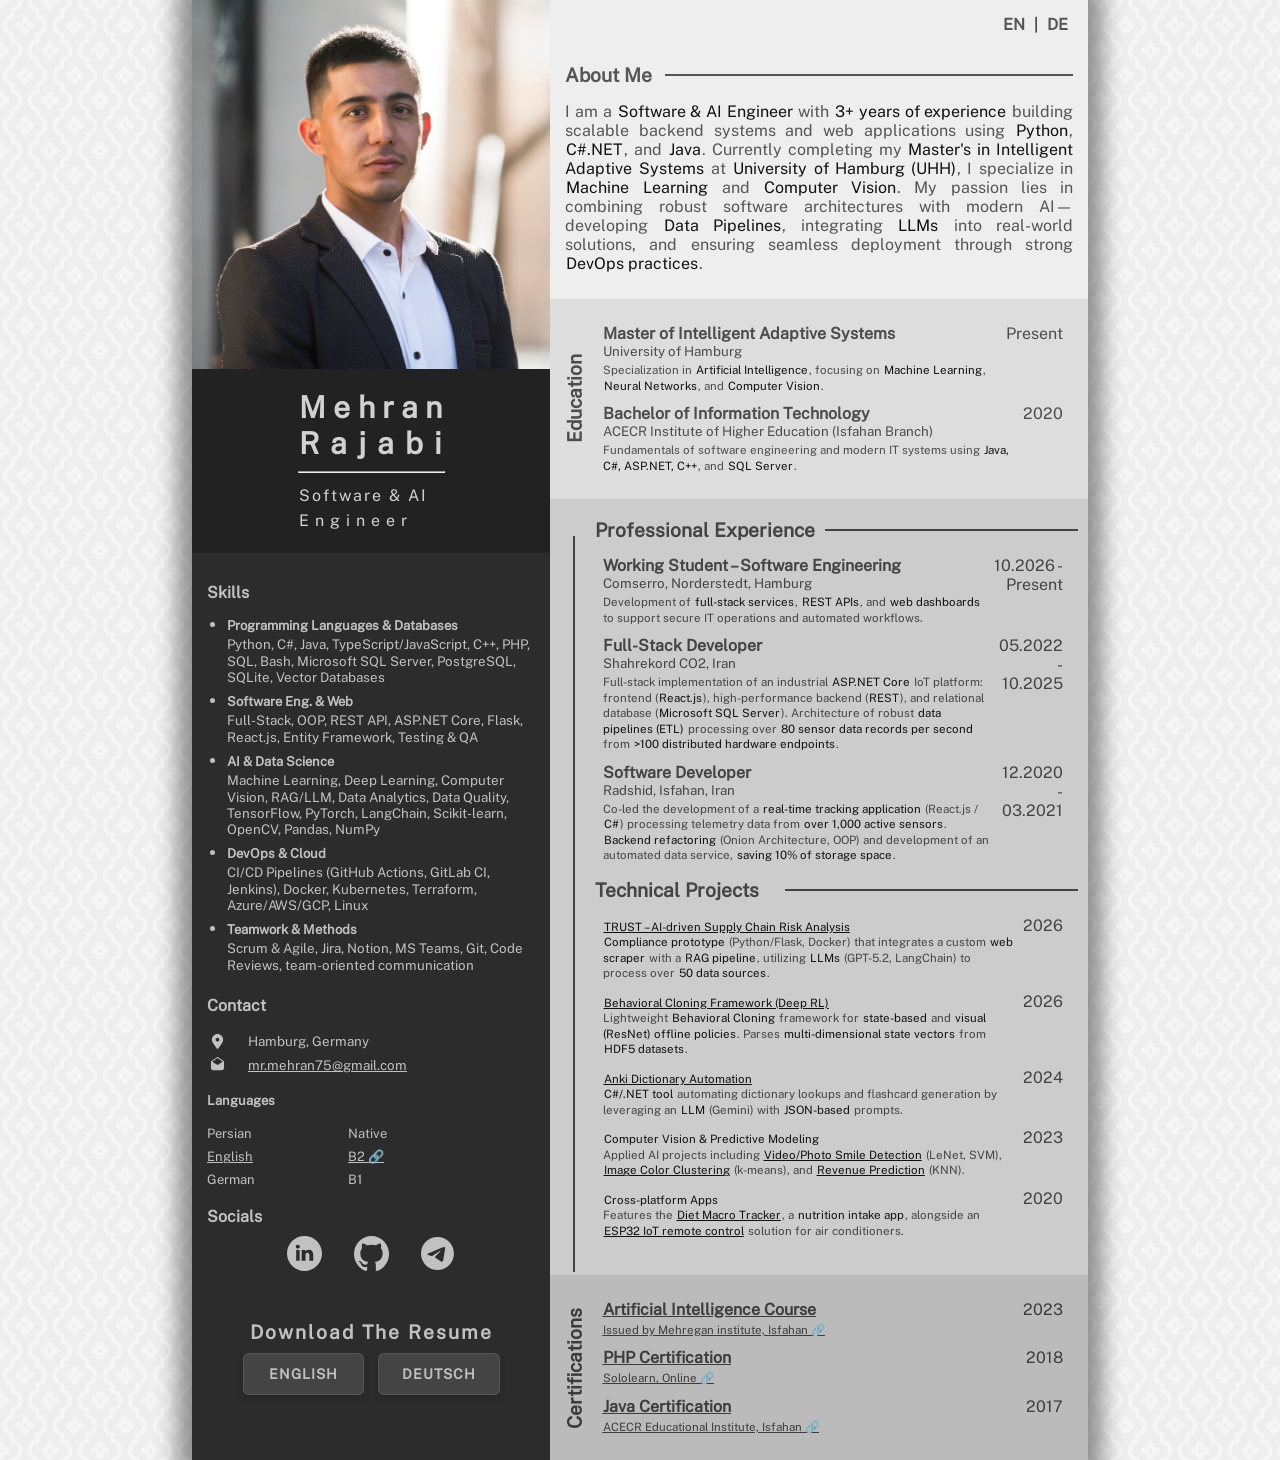
<file: index.html>
<!DOCTYPE html>
<html>

<head>
    <meta charset="UTF-8">
    <title>Redirecting...</title>
    <script>
        var lang = navigator.language || navigator.userLanguage;
        if (lang.startsWith('de')) {
            window.location.replace('/de/');
        } else {
            window.location.replace('/en/');
        }
    </script>
</head>

<body>
</body>

</html>
</file>
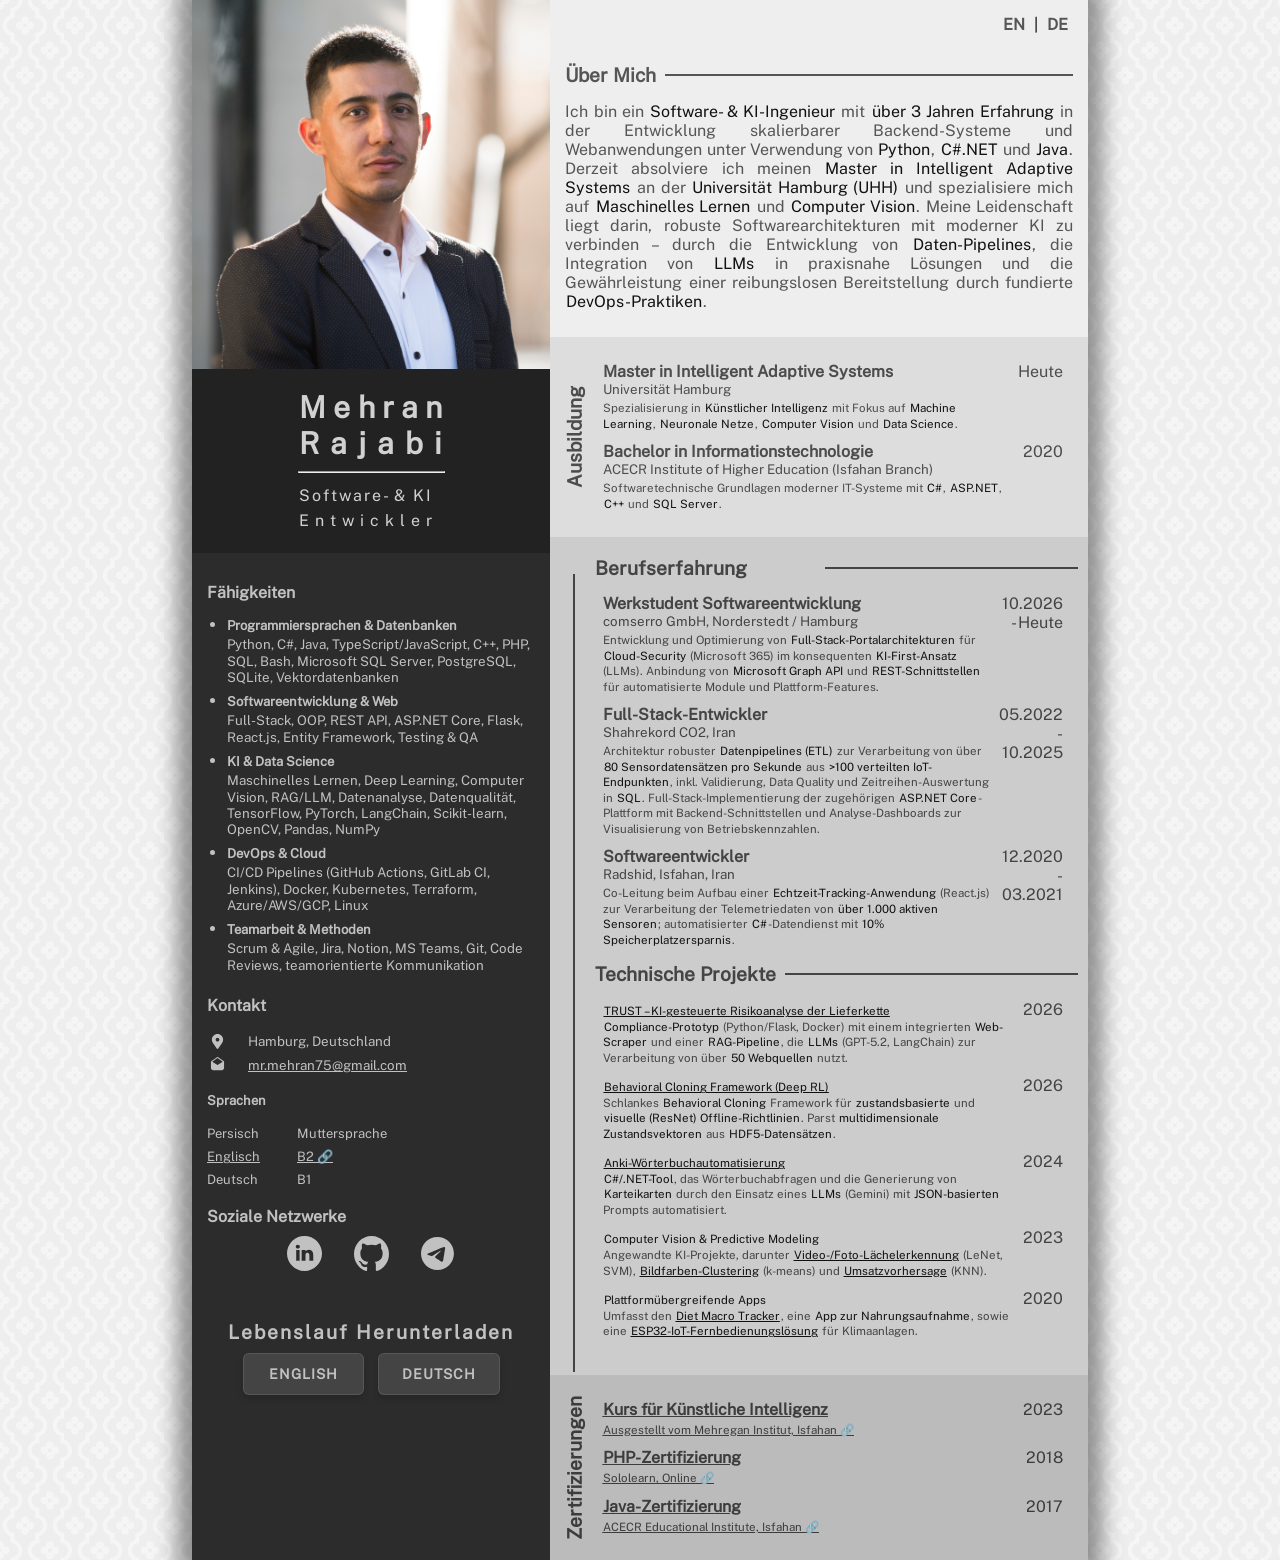
<file: de/index.html>
<html lang="de">

<head>
    <meta charset="UTF-8">
    <meta http-equiv="X-UA-Compatible" content="IE=edge">
    <meta name='viewport' content='width=device-width, initial-scale=1'>
    <meta name="keywords"
        content="Webentwickler, Softwareingenieur, Technologie-Enthusiast, Programmierleidenschaft, Naturliebhaber, Videospiele, Überwachung der Tankkapazität, tank-monitoring.ir, Künstliche Intelligenz, Jahad Universität, Mehregan Institut, Englisch C1, Persisch Muttersprache">
    <meta name="description"
        content="Mehran Rajabi ist ein erfahrener Webentwickler und Softwareingenieur mit einer großen Leidenschaft für Technologie und Programmierung. Abgeschlossenes Bachelorstudium in Informationstechnologie an der Jahad-Universität und Spezialisierung auf Künstliche Intelligenz am Mehregan-Institut.">
    <meta name="author" content="Mehran Rajabi">
    <link rel="icon" type="image/x-icon" href="../fav.ico">
    <link rel="stylesheet" href="../style.css?v=7">
    <title>Mehran Rajabi</title>
</head>
<div id="modal" style="opacity:0;">
    <span class="close" onclick="closeModal()">&times;</span>
    <img id="modal-image" src="/profile.jpg" alt="">
</div>

<body>
    <div class="container">
        <div class="col-sm col">
            <div class="image">
                <img src="/profile.jpg" alt="Mehran Rajabi">
            </div>
            <div class="name">
                <p>Mehran</p>
                <p>Rajabi</p>
                <hr>
                <small>Software- & KI</small>
                <small>Entwickler</small>
            </div>
            <div class="skill">
                <h4>Fähigkeiten</h4>
                <ul>
                    <li>
                        <b>Programmiersprachen & Datenbanken</b>
                        <br>
                        <small>
                            Python, C#, Java, TypeScript/JavaScript, C++, PHP, SQL, Bash, Microsoft SQL Server,
                            PostgreSQL, SQLite, Vektordatenbanken
                        </small>
                    </li>
                    <li>
                        <b>Softwareentwicklung & Web</b>
                        <br>
                        <small>
                            Full-Stack, OOP, REST API, ASP.NET Core, Flask, React.js, Entity Framework, Testing & QA
                        </small>
                    </li>
                    <li>
                        <b>KI & Data Science</b>
                        <br>
                        <small>
                            Maschinelles Lernen, Deep Learning, Computer Vision, RAG/LLM, Datenanalyse, Datenqualität,
                            TensorFlow, PyTorch, LangChain, Scikit-learn, OpenCV, Pandas, NumPy
                        </small>
                    </li>
                    <li>
                        <b>DevOps & Cloud</b>
                        <br>
                        <small>
                            CI/CD Pipelines (GitHub Actions, GitLab CI, Jenkins), Docker, Kubernetes, Terraform,
                            Azure/AWS/GCP, Linux
                        </small>
                    </li>
                    <li>
                        <b>Teamarbeit & Methoden</b>
                        <br>
                        <small>
                            Scrum & Agile, Jira, Notion, MS Teams, Git, Code Reviews, teamorientierte Kommunikation
                        </small>
                    </li>
                </ul>
            </div>
            <div class="contact">
                <h4>Kontakt</h4>
                <div class="contact-container">
                    <div class="contact-icon">
                        <svg xmlns="http://www.w3.org/2000/svg" xmlns:xlink="http://www.w3.org/1999/xlink" version="1.0"
                            id="Layer_1" width="15px" height="15px" viewBox="0 0 64 64"
                            enable-background="new 0 0 64 64" xml:space="preserve">
                            <path
                                d="M32,0C18.746,0,8,10.746,8,24c0,5.219,1.711,10.008,4.555,13.93c0.051,0.094,0.059,0.199,0.117,0.289l16,24  C29.414,63.332,30.664,64,32,64s2.586-0.668,3.328-1.781l16-24c0.059-0.09,0.066-0.195,0.117-0.289C54.289,34.008,56,29.219,56,24  C56,10.746,45.254,0,32,0z M32,32c-4.418,0-8-3.582-8-8s3.582-8,8-8s8,3.582,8,8S36.418,32,32,32z" />
                        </svg>
                        <svg xmlns="http://www.w3.org/2000/svg" xmlns:xlink="http://www.w3.org/1999/xlink" height="15px"
                            width="15px" version="1.1" viewBox="0 0 32 32" xml:space="preserve">
                            <path
                                d="M30,9.9C30,9.9,30,9.8,30,9.9c0-0.2-0.1-0.3-0.1-0.4c0,0,0,0,0,0c0,0,0,0,0,0c-0.1-0.1-0.1-0.2-0.2-0.3c0,0,0,0,0,0  c0,0,0,0,0,0l-13-9c-0.3-0.2-0.8-0.2-1.1,0l-13,9c0,0,0,0,0,0c0,0,0,0,0,0C2.3,9.3,2.2,9.4,2.2,9.4c0,0,0,0,0,0c0,0,0,0,0,0  C2.1,9.6,2,9.7,2,9.8c0,0,0,0,0,0.1c0,0,0,0.1,0,0.1v13c0,2.8,2.2,5,5,5h18c2.8,0,5-2.2,5-5V10C30,10,30,9.9,30,9.9z M16,2.2  L27.2,10L16,16.8L4.8,10L16,2.2z" />
                        </svg>
                    </div>
                    <div class="contact-info">
                        <small>Hamburg, Deutschland</small>
                        <small><a href="mailto:mr.mehran75@gmail.com">mr.mehran75@gmail.com</a></small>
                    </div>
                </div>
            </div>
            <div class="languages">
                <h4>Sprachen</h4>
                <div class="lan-container">
                    <div class="lan">
                        <div>Persisch</div>
                        <div onclick="openModal(`/Certificates/IELTS.jpg`,`IELTS-Zertifizierung`)">
                            Englisch</div>
                        <div>Deutsch</div>
                    </div>
                    <div class="level">
                        <div>Muttersprache</div>
                        <div onclick="openModal(`/Certificates/IELTS.jpg`,`IELTS-Zertifizierung`)">B2
                        </div>
                        <div>B1</div>
                    </div>
                </div>
            </div>
            <div class="socials">
                <h4>Soziale Netzwerke</h4>
                <div class="socials-container">
                    <a href="https://www.linkedin.com/in/mehranr7/" target="_blank">
                        <svg xmlns="http://www.w3.org/2000/svg" xmlns:xlink="http://www.w3.org/1999/xlink" height="35px"
                            width="35px" version="1.1" id="Layer_1" viewBox="-143 145 512 512" xml:space="preserve">
                            <path
                                d="M113,145c-141.4,0-256,114.6-256,256s114.6,256,256,256s256-114.6,256-256S254.4,145,113,145z M41.4,508.1H-8.5V348.4h49.9  V508.1z M15.1,328.4h-0.4c-18.1,0-29.8-12.2-29.8-27.7c0-15.8,12.1-27.7,30.5-27.7c18.4,0,29.7,11.9,30.1,27.7  C45.6,316.1,33.9,328.4,15.1,328.4z M241,508.1h-56.6v-82.6c0-21.6-8.8-36.4-28.3-36.4c-14.9,0-23.2,10-27,19.6  c-1.4,3.4-1.2,8.2-1.2,13.1v86.3H71.8c0,0,0.7-146.4,0-159.7h56.1v25.1c3.3-11,21.2-26.6,49.8-26.6c35.5,0,63.3,23,63.3,72.4V508.1z  " />
                        </svg>
                    </a>
                    <a href="https://github.com/mehranr7" target="_blank">
                        <svg xmlns="http://www.w3.org/2000/svg" xmlns:xlink="http://www.w3.org/1999/xlink" width="35px"
                            height="35px" viewBox="0 0 20 20" version="1.1">
                            <title>github [#142]</title>
                            <desc>Created with Sketch.</desc>
                            <defs> </defs>
                            <g id="Page-1" stroke="none" stroke-width="1" fill-rule="evenodd">
                                <g id="Dribbble-Light-Preview" transform="translate(-140.000000, -7559.000000)">
                                    <g id="icons" transform="translate(56.000000, 160.000000)">
                                        <path
                                            d="M94,7399 C99.523,7399 104,7403.59 104,7409.253 C104,7413.782 101.138,7417.624 97.167,7418.981 C96.66,7419.082 96.48,7418.762 96.48,7418.489 C96.48,7418.151 96.492,7417.047 96.492,7415.675 C96.492,7414.719 96.172,7414.095 95.813,7413.777 C98.04,7413.523 100.38,7412.656 100.38,7408.718 C100.38,7407.598 99.992,7406.684 99.35,7405.966 C99.454,7405.707 99.797,7404.664 99.252,7403.252 C99.252,7403.252 98.414,7402.977 96.505,7404.303 C95.706,7404.076 94.85,7403.962 94,7403.958 C93.15,7403.962 92.295,7404.076 91.497,7404.303 C89.586,7402.977 88.746,7403.252 88.746,7403.252 C88.203,7404.664 88.546,7405.707 88.649,7405.966 C88.01,7406.684 87.619,7407.598 87.619,7408.718 C87.619,7412.646 89.954,7413.526 92.175,7413.785 C91.889,7414.041 91.63,7414.493 91.54,7415.156 C90.97,7415.418 89.522,7415.871 88.63,7414.304 C88.63,7414.304 88.101,7413.319 87.097,7413.247 C87.097,7413.247 86.122,7413.234 87.029,7413.87 C87.029,7413.87 87.684,7414.185 88.139,7415.37 C88.139,7415.37 88.726,7417.2 91.508,7416.58 C91.513,7417.437 91.522,7418.245 91.522,7418.489 C91.522,7418.76 91.338,7419.077 90.839,7418.982 C86.865,7417.627 84,7413.783 84,7409.253 C84,7403.59 88.478,7399 94,7399"
                                            id="github-[#142]"> </path>
                                    </g>
                                </g>
                            </g>
                        </svg>
                    </a>
                    <a href="https://telegram.me/mehranr7" target="_blank">
                        <svg xmlns="http://www.w3.org/2000/svg" fill="#ffffff" width="35px" height="35px"
                            viewBox="0 0 32 32" version="1.1">
                            <title>telegram</title>
                            <path
                                d="M22.122 10.040c0.006-0 0.014-0 0.022-0 0.209 0 0.403 0.065 0.562 0.177l-0.003-0.002c0.116 0.101 0.194 0.243 0.213 0.403l0 0.003c0.020 0.122 0.031 0.262 0.031 0.405 0 0.065-0.002 0.129-0.007 0.193l0-0.009c-0.225 2.369-1.201 8.114-1.697 10.766-0.21 1.123-0.623 1.499-1.023 1.535-0.869 0.081-1.529-0.574-2.371-1.126-1.318-0.865-2.063-1.403-3.342-2.246-1.479-0.973-0.52-1.51 0.322-2.384 0.221-0.23 4.052-3.715 4.127-4.031 0.004-0.019 0.006-0.040 0.006-0.062 0-0.078-0.029-0.149-0.076-0.203l0 0c-0.052-0.034-0.117-0.053-0.185-0.053-0.045 0-0.088 0.009-0.128 0.024l0.002-0.001q-0.198 0.045-6.316 4.174c-0.445 0.351-1.007 0.573-1.619 0.599l-0.006 0c-0.867-0.105-1.654-0.298-2.401-0.573l0.074 0.024c-0.938-0.306-1.683-0.467-1.619-0.985q0.051-0.404 1.114-0.827 6.548-2.853 8.733-3.761c1.607-0.853 3.47-1.555 5.429-2.010l0.157-0.031zM15.93 1.025c-8.302 0.020-15.025 6.755-15.025 15.060 0 8.317 6.742 15.060 15.060 15.060s15.060-6.742 15.060-15.060c0-8.305-6.723-15.040-15.023-15.060h-0.002q-0.035-0-0.070 0z" />
                        </svg>
                    </a>
                </div>
            </div>
            <div class="downloadbox">
                <h2>Lebenslauf herunterladen</h2>
                <div class="resume-container">
                    <a href="/Mehran-Rajabi-EN.pdf" class="download">English</a>
                    <a href="/Mehran-Rajabi-DE.pdf" class="download">Deutsch</a>
                </div>
            </div>
        </div>
        <div class="col-lg col">
            <div class="lang-selector">
                <a href="/en/">EN</a> | <a href="/de/">DE</a>
            </div>
            <div class="about-me">
                <div class="horizontal-container">
                    <h2>Über Mich</h2>
                    <span class="horizontal-line"></span>
                </div>
                <div class="about-text">
                    <p>
                        Ich bin ein <b>Software- & KI-Ingenieur</b> mit <b>über 3 Jahren Erfahrung</b> in der
                        Entwicklung
                        skalierbarer Backend-Systeme und Webanwendungen unter Verwendung von <b>Python</b>,
                        <b>C#.NET</b> und <b>Java</b>.
                        Derzeit absolviere ich meinen <b>Master in Intelligent Adaptive Systems</b> an der
                        <b>Universität Hamburg (UHH)</b>
                        und spezialisiere mich auf <b>Maschinelles Lernen</b> und <b>Computer Vision</b>. Meine
                        Leidenschaft liegt
                        darin, robuste Softwarearchitekturen mit moderner KI zu verbinden – durch die Entwicklung von
                        <b>Daten-Pipelines</b>, die Integration von <b>LLMs</b> in praxisnahe Lösungen und die
                        Gewährleistung
                        einer reibungslosen Bereitstellung durch fundierte <b>DevOps-Praktiken</b>.
                    </p>
                </div>
            </div>
            <div class="education">
                <div class="vertical-container">
                    <div class="vertical-heading">
                        <h2 class="vertical">Ausbildung</h2>
                        <span class="line"></span>
                    </div>
                    <div class="list-container">
                        <div class="list-item">
                            <div class="item-content">
                                <b>Master in Intelligent Adaptive Systems</b>
                                <small>Universität Hamburg</small>
                                <small>Spezialisierung in <b>Künstlicher Intelligenz</b> mit Fokus auf <b>Machine
                                        Learning</b>, <b>Neuronale Netze</b>, <b>Computer Vision</b> und <b>Data
                                        Science</b>.</small>
                            </div>
                            <div class="item-date">
                                Heute
                            </div>
                        </div>
                        <div class="list-item">
                            <div class="item-content">
                                <b>Bachelor in Informationstechnologie</b>
                                <small>ACECR Institute of Higher Education (Isfahan Branch)</small>
                                <small>Softwaretechnische Grundlagen moderner IT-Systeme mit <b>C#</b>, <b>ASP.NET</b>,
                                    <b>C++</b> und <b>SQL Server</b>.</small>
                            </div>
                            <div class="item-date">
                                2020
                            </div>
                        </div>
                    </div>
                </div>
            </div>
            <div class="experience">
                <div class="horizontal-container horizontal-padding">
                    <h2 id="experience1">Berufserfahrung</h2>
                    <span class="horizontal-line" id="horizontal-line-1"></span>
                </div>
                <div class="vertical-container">
                    <div class="vertical-heading">
                        <h2 class="vertical"></h2>
                        <span class="line active-line"></span>
                    </div>
                    <div class="list-container">
                        <div class="list-item">
                            <div class="item-content">
                                <b>Werkstudent Softwareentwicklung</b>
                                <small>comserro GmbH, Norderstedt / Hamburg</small>
                                <small>Entwicklung und Optimierung von <b>Full-Stack-Portalarchitekturen</b> für <b>Cloud-Security</b> (Microsoft 365) im konsequenten <b>KI-First-Ansatz</b> (LLMs). Anbindung von <b>Microsoft Graph API</b> und <b>REST-Schnittstellen</b> für automatisierte Module und Plattform-Features.</small>
                            </div>
                            <div class="item-date">
                                10.2026 - Heute
                            </div>
                        </div>
                        <div class="list-item">
                            <div class="item-content">
                                <b>Full-Stack-Entwickler</b>
                                <small>Shahrekord CO2, Iran</small>
                                <small>Architektur robuster <b>Datenpipelines (ETL)</b> zur Verarbeitung von über <b>80
                                        Sensordatensätzen pro Sekunde</b> aus <b>&gt;100 verteilten IoT-Endpunkten</b>,
                                    inkl. Validierung, Data Quality und Zeitreihen-Auswertung in <b>SQL</b>.
                                    Full-Stack-Implementierung der zugehörigen <b>ASP.NET Core</b>-Plattform mit
                                    Backend-Schnittstellen und Analyse-Dashboards zur Visualisierung von
                                    Betriebskennzahlen.</small>
                            </div>
                            <div class="item-date">
                                05.2022 - 10.2025
                            </div>
                        </div>
                        <div class="list-item">
                            <div class="item-content">
                                <b>Softwareentwickler</b>
                                <small>Radshid, Isfahan, Iran</small>
                                <small>Co-Leitung beim Aufbau einer <b>Echtzeit-Tracking-Anwendung</b> (React.js) zur
                                    Verarbeitung der Telemetriedaten von <b>über 1.000 aktiven Sensoren</b>;
                                    automatisierter <b>C#</b>-Datendienst mit <b>10% Speicherplatzersparnis</b>.</small>
                            </div>
                            <div class="item-date">
                                12.2020 - 03.2021
                            </div>
                        </div>

                    </div>
                </div>
                <div class="horizontal-container horizontal-padding">
                    <h2 id="experience2">Technische Projekte</h2>
                    <span class="horizontal-line" id="horizontal-line-2"></span>
                </div>
                <div class="vertical-container">
                    <div class="vertical-heading">
                        <h2 class="vertical"></h2>
                        <span class="line active-line"></span>
                    </div>
                    <div class="list-container">
                        <div class="list-item">
                            <div class="item-content">
                                <small>
                                    <a href="https://datadrivensolutions.informatik.uni-hamburg.de/" target="_blank"
                                        style="color: inherit; text-decoration: underline;"
                                        rel="noopener noreferrer"><b>TRUST – KI-gesteuerte Risikoanalyse der
                                            Lieferkette</b></a><br>
                                    <b>Compliance-Prototyp</b> (Python/Flask, Docker) mit einem integrierten
                                    <b>Web-Scraper</b> und einer <b>RAG-Pipeline</b>, die <b>LLMs</b> (GPT-5.2,
                                    LangChain) zur Verarbeitung von über <b>50 Webquellen</b> nutzt.
                                </small>
                            </div>
                            <div class="item-date">
                                2026
                            </div>
                        </div>
                        <div class="list-item">
                            <div class="item-content">
                                <small>
                                    <a href="https://github.com/mehranr7/le-wm-fast-policy" target="_blank"
                                        style="color: inherit; text-decoration: underline;"
                                        rel="noopener noreferrer"><b>Behavioral Cloning Framework (Deep RL)</b></a><br>
                                    Schlankes <b>Behavioral Cloning</b> Framework für <b>zustandsbasierte</b> und
                                    <b>visuelle (ResNet) Offline-Richtlinien</b>. Parst <b>multidimensionale
                                        Zustandsvektoren</b> aus <b>HDF5-Datensätzen</b>.
                                </small>
                            </div>
                            <div class="item-date">
                                2026
                            </div>
                        </div>
                        <div class="list-item">
                            <div class="item-content">
                                <small>
                                    <a href="https://github.com/mehranr7/AnkiDictionary" target="_blank"
                                        style="color: inherit; text-decoration: underline;"
                                        rel="noopener noreferrer"><b>Anki-Wörterbuchautomatisierung</b></a><br>
                                    <b>C#/.NET-Tool</b>, das Wörterbuchabfragen und die Generierung von
                                    <b>Karteikarten</b> durch den Einsatz eines <b>LLMs</b> (Gemini) mit
                                    <b>JSON-basierten</b> Prompts automatisiert.
                                </small>
                            </div>
                            <div class="item-date">
                                2024
                            </div>
                        </div>
                        <div class="list-item">
                            <div class="item-content">
                                <small>
                                    <b>Computer Vision & Predictive Modeling</b><br>
                                    Angewandte KI-Projekte, darunter <a
                                        href="https://github.com/mehranr7/smile-detection-cnn" target="_blank"
                                        style="color: inherit; text-decoration: underline;"
                                        rel="noopener noreferrer"><b>Video-/Foto-Lächelerkennung</b></a> (LeNet, SVM),
                                    <a href="https://github.com/mehranr7/cluster-image-colors" target="_blank"
                                        style="color: inherit; text-decoration: underline;"
                                        rel="noopener noreferrer"><b>Bildfarben-Clustering</b></a> (k-means) und <a
                                        href="https://github.com/mehranr7/restaurant-revenue" target="_blank"
                                        style="color: inherit; text-decoration: underline;"
                                        rel="noopener noreferrer"><b>Umsatzvorhersage</b></a> (KNN).
                                </small>
                            </div>
                            <div class="item-date">
                                2023
                            </div>
                        </div>
                        <div class="list-item">
                            <div class="item-content">
                                <small>
                                    <b>Plattformübergreifende Apps</b><br>
                                    Umfasst den <a href="https://github.com/mehranr7/Diet-Macro-Tracker" target="_blank"
                                        style="color: inherit; text-decoration: underline;"
                                        rel="noopener noreferrer"><b>Diet Macro Tracker</b></a>, eine <b>App zur
                                        Nahrungsaufnahme</b>, sowie eine <a
                                        href="https://gitlab.com/MehranR7/iot_cooler" target="_blank"
                                        style="color: inherit; text-decoration: underline;"
                                        rel="noopener noreferrer"><b>ESP32-IoT-Fernbedienungslösung</b></a> für
                                    Klimaanlagen.
                                </small>
                            </div>
                            <div class="item-date">
                                2020
                            </div>
                        </div>

                    </div>
                </div>
            </div>
            <div class="certifications">
                <div class="vertical-container">
                    <div class="vertical-heading">
                        <h2 class="vertical">Zertifizierungen</h2>
                        <span class="line"></span>
                    </div>
                    <div class="list-container">
                        <div class="list-item">
                            <a href="/Certificates/Comprehensive-Artificial-Intelligence.pdf" target="_blank">
                                <div class="item-content">
                                    <b>Kurs für Künstliche Intelligenz</b>
                                    <small>Ausgestellt vom Mehregan Institut, Isfahan</small>
                                </div>
                            </a>
                            <div class="item-date">
                                2023
                            </div>
                        </div>

                        <div class="list-item">
                            <a href="/Certificates/PHP.pdf" target="_blank">
                                <div class="item-content">
                                    <b>PHP-Zertifizierung</b>
                                    <small>Sololearn, Online</small>
                                </div>
                            </a>
                            <div class="item-date">
                                2018
                            </div>
                        </div>
                        <div class="list-item">
                            <a href="/Certificates/Java.pdf" target="_blank">
                                <div class="item-content">
                                    <b>Java-Zertifizierung</b>
                                    <small>ACECR Educational Institute, Isfahan</small>
                                </div>
                            </a>
                            <div class="item-date">
                                2017
                            </div>
                        </div>
                    </div>
                </div>
            </div>
        </div>
    </div>
    <script src="../scripts.js"></script>
</body>

</html>
</file>
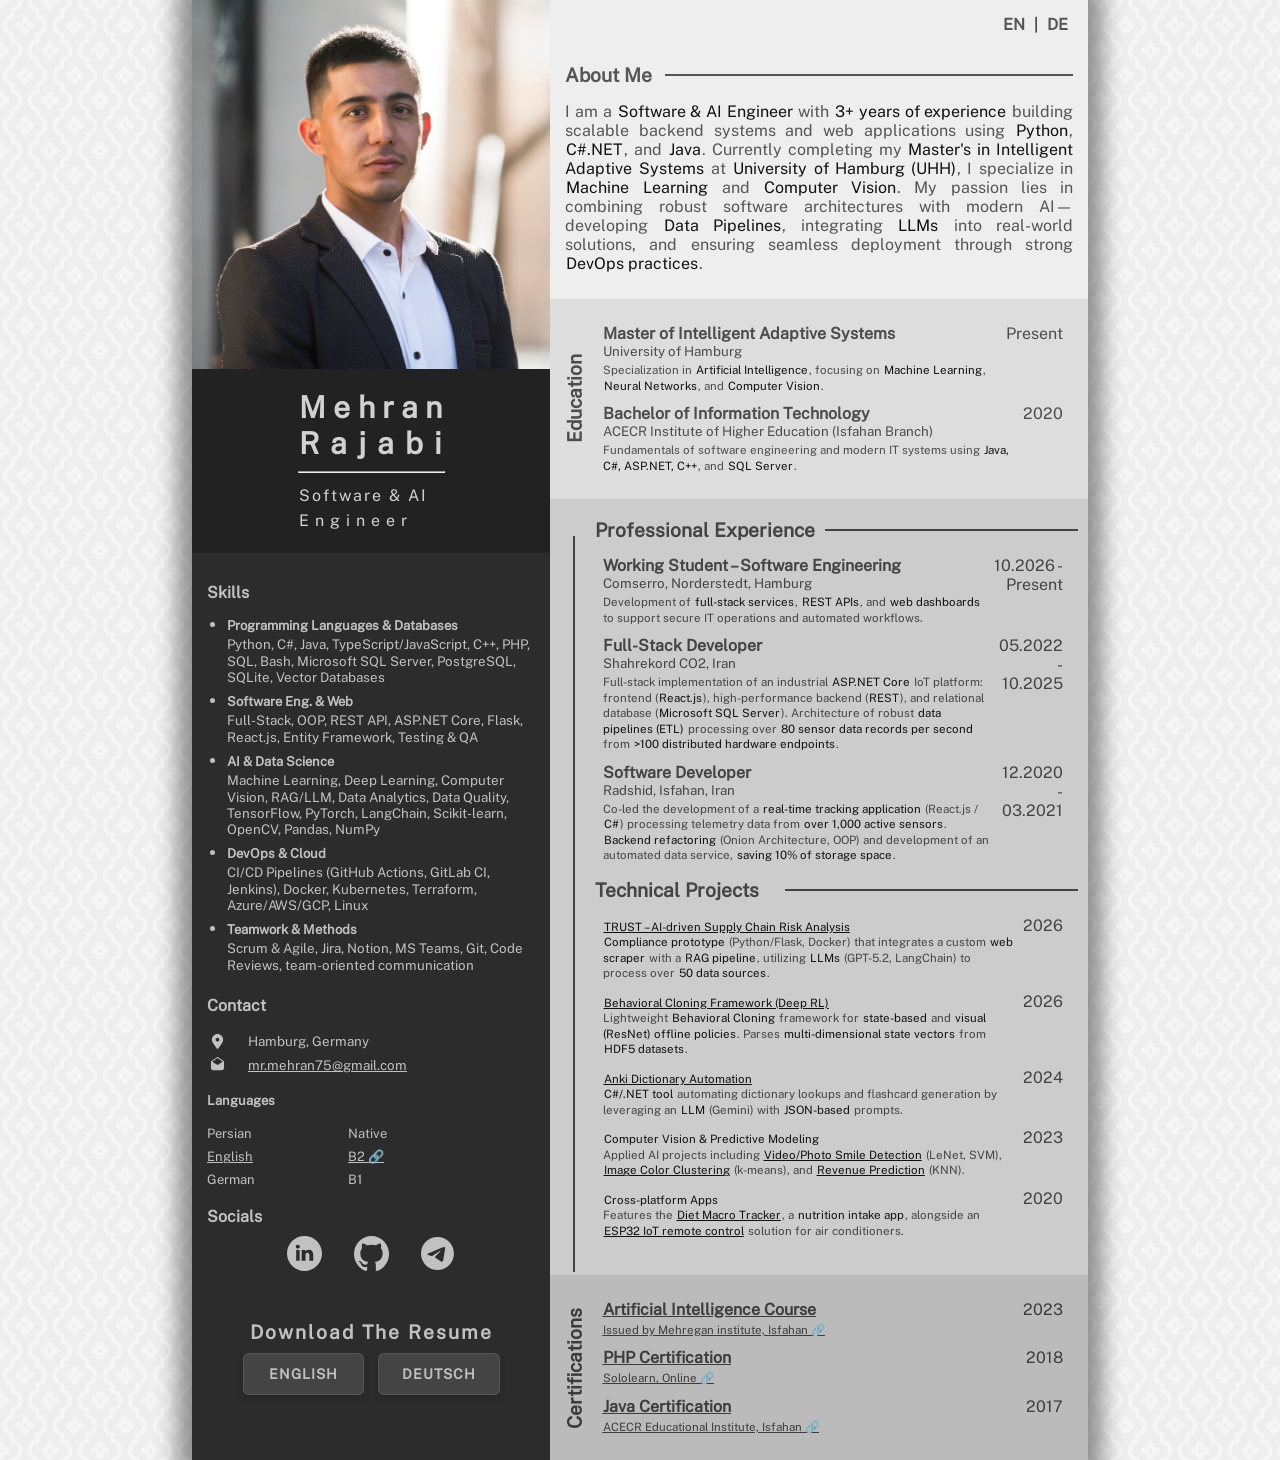
<file: en/index.html>
<html lang="en">

<head>
    <meta charset="UTF-8">
    <meta http-equiv="X-UA-Compatible" content="IE=edge">
    <meta name='viewport' content='width=device-width, initial-scale=1'>
    <meta name="keywords"
        content="web developer, software engineer, technology enthusiast, coding passion, nature lover, video games, tank capacity monitoring, tank-monitoring.ir, artificial intelligence, Jahad University, Mehregan Institute, English C1, Persian native">
    <meta name="description"
        content="Mehran Rajabi is a skilled web developer and software engineer with a deep passion for technology and coding. Graduated with a Bachelor of Science degree in Information Technology from Jahad University and specialized in Artificial Intelligence at Mehregan Institute. Experience includes managing websites, freelancing, and software engineering, with a current focus on developing monitoring devices for tank capacity measurement. Apart from work, Mehran enjoys nature, video games, and spending time with friends.">
    <meta name="author" content="Mehran Rajabi">
    <link rel="icon" type="image/x-icon" href="../fav.ico">
    <link rel="stylesheet" href="../style.css?v=7">
    <title>Mehran Rajabi</title>
</head>
<div id="modal" style="opacity:0;">
    <span class="close" onclick="closeModal()">&times;</span>
    <img id="modal-image" src="/profile.jpg" alt="">
</div>

<body>
    <div class="container">
        <div class="col-sm col">
            <div class="image">
                <img src="/profile.jpg" alt="Mehran Rajabi">
            </div>
            <div class="name">
                <p>Mehran</p>
                <p>Rajabi</p>
                <hr>
                <small>Software & AI</small>
                <small>Engineer</small>
            </div>
            <div class="skill">
                <h4>Skills</h4>
                <ul>
                    <li>
                        <b>Programming Languages & Databases</b>
                        <br>
                        <small>
                            Python, C#, Java, TypeScript/JavaScript, C++, PHP, SQL, Bash, Microsoft SQL Server,
                            PostgreSQL, SQLite, Vector Databases
                        </small>
                    </li>
                    <li>
                        <b>Software Eng. & Web</b>
                        <br>
                        <small>
                            Full-Stack, OOP, REST API, ASP.NET Core, Flask, React.js, Entity Framework, Testing & QA
                        </small>
                    </li>
                    <li>
                        <b>AI & Data Science</b>
                        <br>
                        <small>
                            Machine Learning, Deep Learning, Computer Vision, RAG/LLM, Data Analytics, Data Quality,
                            TensorFlow, PyTorch, LangChain, Scikit-learn, OpenCV, Pandas, NumPy
                        </small>
                    </li>
                    <li>
                        <b>DevOps & Cloud</b>
                        <br>
                        <small>
                            CI/CD Pipelines (GitHub Actions, GitLab CI, Jenkins), Docker, Kubernetes, Terraform,
                            Azure/AWS/GCP, Linux
                        </small>
                    </li>
                    <li>
                        <b>Teamwork & Methods</b>
                        <br>
                        <small>
                            Scrum & Agile, Jira, Notion, MS Teams, Git, Code Reviews, team-oriented communication
                        </small>
                    </li>
                </ul>
            </div>
            <div class="contact">
                <h4>Contact</h4>
                <div class="contact-container">
                    <div class="contact-icon">
                        <svg xmlns="http://www.w3.org/2000/svg" xmlns:xlink="http://www.w3.org/1999/xlink" version="1.0"
                            id="Layer_1" width="15px" height="15px" viewBox="0 0 64 64"
                            enable-background="new 0 0 64 64" xml:space="preserve">
                            <path
                                d="M32,0C18.746,0,8,10.746,8,24c0,5.219,1.711,10.008,4.555,13.93c0.051,0.094,0.059,0.199,0.117,0.289l16,24  C29.414,63.332,30.664,64,32,64s2.586-0.668,3.328-1.781l16-24c0.059-0.09,0.066-0.195,0.117-0.289C54.289,34.008,56,29.219,56,24  C56,10.746,45.254,0,32,0z M32,32c-4.418,0-8-3.582-8-8s3.582-8,8-8s8,3.582,8,8S36.418,32,32,32z" />
                        </svg>
                        <!--
                        <svg xmlns="http://www.w3.org/2000/svg" fill="#FFFFFF" width="20px" height="20px" viewBox="0 0 32 32"><path d="M11.748 5.773S11.418 5 10.914 5c-.496 0-.754.229-.926.387S6.938 7.91 6.938 7.91s-.837.731-.773 2.106c.054 1.375.323 3.332 1.719 6.058 1.386 2.72 4.855 6.876 7.047 8.337 0 0 2.031 1.558 3.921 2.191.549.173 1.647.398 1.903.398.26 0 .719 0 1.246-.385.536-.389 3.543-2.807 3.543-2.807s.736-.665-.119-1.438c-.859-.773-3.467-2.492-4.025-2.944-.559-.459-1.355-.257-1.699.054-.343.313-.956.828-1.031.893-.112.086-.419.365-.763.226-.438-.173-2.234-1.148-3.899-3.426-1.655-2.276-1.837-3.02-2.084-3.824a.56.56 0 0 1 .225-.657c.248-.172 1.161-.933 1.161-.933s.591-.583.344-1.27-1.906-4.716-1.906-4.716z"/>
                        </svg>
-->
                        <svg xmlns="http://www.w3.org/2000/svg" xmlns:xlink="http://www.w3.org/1999/xlink" height="15px"
                            width="15px" version="1.1" viewBox="0 0 32 32" xml:space="preserve">
                            <path
                                d="M30,9.9C30,9.9,30,9.8,30,9.9c0-0.2-0.1-0.3-0.1-0.4c0,0,0,0,0,0c0,0,0,0,0,0c-0.1-0.1-0.1-0.2-0.2-0.3c0,0,0,0,0,0  c0,0,0,0,0,0l-13-9c-0.3-0.2-0.8-0.2-1.1,0l-13,9c0,0,0,0,0,0c0,0,0,0,0,0C2.3,9.3,2.2,9.4,2.2,9.4c0,0,0,0,0,0c0,0,0,0,0,0  C2.1,9.6,2,9.7,2,9.8c0,0,0,0,0,0.1c0,0,0,0.1,0,0.1v13c0,2.8,2.2,5,5,5h18c2.8,0,5-2.2,5-5V10C30,10,30,9.9,30,9.9z M16,2.2  L27.2,10L16,16.8L4.8,10L16,2.2z" />
                        </svg>
                    </div>
                    <div class="contact-info">
                        <small>Hamburg, Germany</small>
                        <!--<small><a href="tel:"></a></small>-->
                        <small><a href="mailto:mr.mehran75@gmail.com">mr.mehran75@gmail.com</a></small>
                    </div>
                </div>
            </div>
            <div class="languages">
                <h4>Languages</h4>
                <div class="lan-container">
                    <div class="lan">
                        <div>Persian</div>
                        <div onclick="openModal(`/Certificates/IELTS.jpg`,`IELTS Certification`)">
                            English</div>
                        <div>German</div>
                    </div>
                    <div class="level">
                        <div>Native</div>
                        <div onclick="openModal(`/Certificates/IELTS.jpg`,`IELTS Certification`)">B2
                        </div>
                        <div>B1</div>
                    </div>
                </div>
            </div>
            <div class="socials">
                <h4>Socials</h4>
                <div class="socials-container">
                    <a href="https://www.linkedin.com/in/mehranr7/" target="_blank">
                        <svg xmlns="http://www.w3.org/2000/svg" xmlns:xlink="http://www.w3.org/1999/xlink" height="35px"
                            width="35px" version="1.1" id="Layer_1" viewBox="-143 145 512 512" xml:space="preserve">
                            <path
                                d="M113,145c-141.4,0-256,114.6-256,256s114.6,256,256,256s256-114.6,256-256S254.4,145,113,145z M41.4,508.1H-8.5V348.4h49.9  V508.1z M15.1,328.4h-0.4c-18.1,0-29.8-12.2-29.8-27.7c0-15.8,12.1-27.7,30.5-27.7c18.4,0,29.7,11.9,30.1,27.7  C45.6,316.1,33.9,328.4,15.1,328.4z M241,508.1h-56.6v-82.6c0-21.6-8.8-36.4-28.3-36.4c-14.9,0-23.2,10-27,19.6  c-1.4,3.4-1.2,8.2-1.2,13.1v86.3H71.8c0,0,0.7-146.4,0-159.7h56.1v25.1c3.3-11,21.2-26.6,49.8-26.6c35.5,0,63.3,23,63.3,72.4V508.1z  " />
                        </svg>
                    </a>
                    <a href="https://github.com/mehranr7" target="_blank">
                        <svg xmlns="http://www.w3.org/2000/svg" xmlns:xlink="http://www.w3.org/1999/xlink" width="35px"
                            height="35px" viewBox="0 0 20 20" version="1.1">
                            <title>github [#142]</title>
                            <desc>Created with Sketch.</desc>
                            <defs> </defs>
                            <g id="Page-1" stroke="none" stroke-width="1" fill-rule="evenodd">
                                <g id="Dribbble-Light-Preview" transform="translate(-140.000000, -7559.000000)">
                                    <g id="icons" transform="translate(56.000000, 160.000000)">
                                        <path
                                            d="M94,7399 C99.523,7399 104,7403.59 104,7409.253 C104,7413.782 101.138,7417.624 97.167,7418.981 C96.66,7419.082 96.48,7418.762 96.48,7418.489 C96.48,7418.151 96.492,7417.047 96.492,7415.675 C96.492,7414.719 96.172,7414.095 95.813,7413.777 C98.04,7413.523 100.38,7412.656 100.38,7408.718 C100.38,7407.598 99.992,7406.684 99.35,7405.966 C99.454,7405.707 99.797,7404.664 99.252,7403.252 C99.252,7403.252 98.414,7402.977 96.505,7404.303 C95.706,7404.076 94.85,7403.962 94,7403.958 C93.15,7403.962 92.295,7404.076 91.497,7404.303 C89.586,7402.977 88.746,7403.252 88.746,7403.252 C88.203,7404.664 88.546,7405.707 88.649,7405.966 C88.01,7406.684 87.619,7407.598 87.619,7408.718 C87.619,7412.646 89.954,7413.526 92.175,7413.785 C91.889,7414.041 91.63,7414.493 91.54,7415.156 C90.97,7415.418 89.522,7415.871 88.63,7414.304 C88.63,7414.304 88.101,7413.319 87.097,7413.247 C87.097,7413.247 86.122,7413.234 87.029,7413.87 C87.029,7413.87 87.684,7414.185 88.139,7415.37 C88.139,7415.37 88.726,7417.2 91.508,7416.58 C91.513,7417.437 91.522,7418.245 91.522,7418.489 C91.522,7418.76 91.338,7419.077 90.839,7418.982 C86.865,7417.627 84,7413.783 84,7409.253 C84,7403.59 88.478,7399 94,7399"
                                            id="github-[#142]"> </path>
                                    </g>
                                </g>
                            </g>
                        </svg>
                    </a>
                    <a href="https://telegram.me/mehranr7" target="_blank">
                        <svg xmlns="http://www.w3.org/2000/svg" fill="#ffffff" width="35px" height="35px"
                            viewBox="0 0 32 32" version="1.1">
                            <title>telegram</title>
                            <path
                                d="M22.122 10.040c0.006-0 0.014-0 0.022-0 0.209 0 0.403 0.065 0.562 0.177l-0.003-0.002c0.116 0.101 0.194 0.243 0.213 0.403l0 0.003c0.020 0.122 0.031 0.262 0.031 0.405 0 0.065-0.002 0.129-0.007 0.193l0-0.009c-0.225 2.369-1.201 8.114-1.697 10.766-0.21 1.123-0.623 1.499-1.023 1.535-0.869 0.081-1.529-0.574-2.371-1.126-1.318-0.865-2.063-1.403-3.342-2.246-1.479-0.973-0.52-1.51 0.322-2.384 0.221-0.23 4.052-3.715 4.127-4.031 0.004-0.019 0.006-0.040 0.006-0.062 0-0.078-0.029-0.149-0.076-0.203l0 0c-0.052-0.034-0.117-0.053-0.185-0.053-0.045 0-0.088 0.009-0.128 0.024l0.002-0.001q-0.198 0.045-6.316 4.174c-0.445 0.351-1.007 0.573-1.619 0.599l-0.006 0c-0.867-0.105-1.654-0.298-2.401-0.573l0.074 0.024c-0.938-0.306-1.683-0.467-1.619-0.985q0.051-0.404 1.114-0.827 6.548-2.853 8.733-3.761c1.607-0.853 3.47-1.555 5.429-2.010l0.157-0.031zM15.93 1.025c-8.302 0.020-15.025 6.755-15.025 15.060 0 8.317 6.742 15.060 15.060 15.060s15.060-6.742 15.060-15.060c0-8.305-6.723-15.040-15.023-15.060h-0.002q-0.035-0-0.070 0z" />
                        </svg>
                    </a>
                </div>
            </div>
            <div class="downloadbox">
                <h2>Download the resume</h2>
                <div class="resume-container">
                    <a href="/Mehran-Rajabi-EN.pdf" class="download">English</a>
                    <a href="/Mehran-Rajabi-DE.pdf" class="download">Deutsch</a>
                </div>
            </div>
        </div>
        <div class="col-lg col">
            <div class="lang-selector">
                <a href="/en/">EN</a> | <a href="/de/">DE</a>
            </div>
            <div class="about-me">
                <div class="horizontal-container">
                    <h2>About Me</h2>
                    <span class="horizontal-line"></span>
                </div>
                <div class="about-text">
                    <p>
                        I am a <b>Software & AI Engineer</b> with <b>3+ years of experience</b> building scalable
                        backend systems and web applications using <b>Python</b>, <b>C#.NET</b>, and <b>Java</b>.
                        Currently completing my <b>Master's in Intelligent Adaptive Systems</b> at <b>University of
                            Hamburg (UHH)</b>, I specialize in <b>Machine Learning</b> and <b>Computer Vision</b>. My
                        passion lies in combining robust software architectures with modern AI—developing <b>Data
                            Pipelines</b>, integrating <b>LLMs</b> into real-world solutions, and ensuring seamless
                        deployment through strong <b>DevOps practices</b>.
                    </p>
                </div>
            </div>
            <div class="education">
                <div class="vertical-container">
                    <div class="vertical-heading">
                        <h2 class="vertical">Education</h2>
                        <span class="line"></span>
                    </div>
                    <div class="list-container">
                        <div class="list-item">
                            <div class="item-content">
                                <b>Master of Intelligent Adaptive Systems</b>
                                <small>University of Hamburg</small>
                                <small>Specialization in <b>Artificial Intelligence</b>, focusing on <b>Machine
                                        Learning</b>, <b>Neural Networks</b>, and <b>Computer Vision</b>.</small>
                            </div>
                            <div class="item-date">
                                Present
                            </div>
                        </div>
                        <div class="list-item">
                            <div class="item-content">
                                <b>Bachelor of Information Technology</b>
                                <small>ACECR Institute of Higher Education (Isfahan Branch)</small>
                                <small>Fundamentals of software engineering and modern IT systems using <b>Java, C#,
                                        ASP.NET, C++</b>, and <b>SQL Server</b>.</small>
                            </div>
                            <div class="item-date">
                                2020
                            </div>
                        </div>
                    </div>
                </div>
            </div>
            <div class="experience">
                <div class="horizontal-container horizontal-padding">
                    <h2 id="experience1">Professional Experience</h2>
                    <span class="horizontal-line" id="horizontal-line-1"></span>
                </div>
                <div class="vertical-container">
                    <div class="vertical-heading">
                        <h2 class="vertical"></h2>
                        <span class="line active-line"></span>
                    </div>
                    <div class="list-container">
                        <div class="list-item">
                            <div class="item-content">
                                <b>Working Student – Software Engineering</b>
                                <small>Comserro, Norderstedt, Hamburg</small>
                                <small>Development of <b>full-stack services</b>, <b>REST APIs</b>, and <b>web
                                        dashboards</b> to support secure IT operations and automated workflows.</small>
                            </div>
                            <div class="item-date">
                                10.2026 - Present
                            </div>
                        </div>
                        <div class="list-item">
                            <div class="item-content">
                                <b>Full-Stack Developer</b>
                                <small>Shahrekord CO2, Iran</small>
                                <small>Full-stack implementation of an industrial <b>ASP.NET Core</b> IoT platform:
                                    frontend (<b>React.js</b>), high-performance backend (<b>REST</b>), and relational
                                    database (<b>Microsoft SQL Server</b>). Architecture of robust <b>data pipelines
                                        (ETL)</b> processing over <b>80 sensor data records per second</b> from
                                    <b>&gt;100 distributed hardware endpoints</b>.</small>
                            </div>
                            <div class="item-date">
                                05.2022 - 10.2025
                            </div>
                        </div>
                        <div class="list-item">
                            <div class="item-content">
                                <b>Software Developer</b>
                                <small>Radshid, Isfahan, Iran</small>
                                <small>Co-led the development of a <b>real-time tracking application</b> (React.js /
                                    <b>C#</b>) processing telemetry data from <b>over 1,000 active sensors</b>.
                                    <b>Backend refactoring</b> (Onion Architecture, OOP) and development of an automated
                                    data service, <b>saving 10% of storage space</b>.</small>
                            </div>
                            <div class="item-date">
                                12.2020 - 03.2021
                            </div>
                        </div>

                    </div>
                </div>
                <div class="horizontal-container horizontal-padding">
                    <h2 id="experience2">Technical Projects</h2>
                    <span class="horizontal-line" id="horizontal-line-2"></span>
                </div>
                <div class="vertical-container">
                    <div class="vertical-heading">
                        <h2 class="vertical"></h2>
                        <span class="line active-line"></span>
                    </div>
                    <div class="list-container">
                        <div class="list-item">
                            <div class="item-content">
                                <small>
                                    <a href="https://datadrivensolutions.informatik.uni-hamburg.de/" target="_blank"
                                        style="color: inherit; text-decoration: underline;"
                                        rel="noopener noreferrer"><b>TRUST – AI-driven Supply Chain Risk
                                            Analysis</b></a><br>
                                    <b>Compliance prototype</b> (Python/Flask, Docker) that integrates a custom <b>web
                                        scraper</b> with a <b>RAG pipeline</b>, utilizing <b>LLMs</b> (GPT-5.2,
                                    LangChain) to process over <b>50 data sources</b>.
                                </small>
                            </div>
                            <div class="item-date">
                                2026
                            </div>
                        </div>
                        <div class="list-item">
                            <div class="item-content">
                                <small>
                                    <a href="https://github.com/mehranr7/le-wm-fast-policy" target="_blank"
                                        style="color: inherit; text-decoration: underline;"
                                        rel="noopener noreferrer"><b>Behavioral Cloning Framework (Deep RL)</b></a><br>
                                    Lightweight <b>Behavioral Cloning</b> framework for <b>state-based</b> and <b>visual
                                        (ResNet) offline policies</b>. Parses <b>multi-dimensional state vectors</b>
                                    from <b>HDF5 datasets</b>.
                                </small>
                            </div>
                            <div class="item-date">
                                2026
                            </div>
                        </div>
                        <div class="list-item">
                            <div class="item-content">
                                <small>
                                    <a href="https://github.com/mehranr7/AnkiDictionary" target="_blank"
                                        style="color: inherit; text-decoration: underline;"
                                        rel="noopener noreferrer"><b>Anki Dictionary Automation</b></a><br>
                                    <b>C#/.NET tool</b> automating dictionary lookups and flashcard generation by
                                    leveraging an <b>LLM</b> (Gemini) with <b>JSON-based</b> prompts.
                                </small>
                            </div>
                            <div class="item-date">
                                2024
                            </div>
                        </div>
                        <div class="list-item">
                            <div class="item-content">
                                <small>
                                    <b>Computer Vision & Predictive Modeling</b><br>
                                    Applied AI projects including <a
                                        href="https://github.com/mehranr7/smile-detection-cnn" target="_blank"
                                        style="color: inherit; text-decoration: underline;"
                                        rel="noopener noreferrer"><b>Video/Photo Smile Detection</b></a> (LeNet, SVM),
                                    <a href="https://github.com/mehranr7/cluster-image-colors" target="_blank"
                                        style="color: inherit; text-decoration: underline;"
                                        rel="noopener noreferrer"><b>Image Color Clustering</b></a> (k-means), and <a
                                        href="https://github.com/mehranr7/restaurant-revenue" target="_blank"
                                        style="color: inherit; text-decoration: underline;"
                                        rel="noopener noreferrer"><b>Revenue Prediction</b></a> (KNN).
                                </small>
                            </div>
                            <div class="item-date">
                                2023
                            </div>
                        </div>
                        <div class="list-item">
                            <div class="item-content">
                                <small>
                                    <b>Cross-platform Apps</b><br>
                                    Features the <a href="https://github.com/mehranr7/Diet-Macro-Tracker"
                                        target="_blank" style="color: inherit; text-decoration: underline;"
                                        rel="noopener noreferrer"><b>Diet Macro Tracker</b></a>, a <b>nutrition intake
                                        app</b>, alongside an <a href="https://gitlab.com/MehranR7/iot_cooler"
                                        target="_blank" style="color: inherit; text-decoration: underline;"
                                        rel="noopener noreferrer"><b>ESP32 IoT remote control</b></a> solution for air
                                    conditioners.
                                </small>
                            </div>
                            <div class="item-date">
                                2020
                            </div>
                        </div>

                    </div>
                </div>
            </div>
            <div class="certifications">
                <div class="vertical-container">
                    <div class="vertical-heading">
                        <h2 class="vertical">Certifications</h2>
                        <span class="line"></span>
                    </div>
                    <div class="list-container">
                        <div class="list-item">
                            <a href="Certificates/Comprehensive-Artificial-Intelligence.pdf" target="_blank">
                                <div class="item-content">
                                    <b>Artificial Intelligence Course</b>
                                    <small>Issued by Mehregan institute, Isfahan</small>
                                </div>
                            </a>
                            <div class="item-date">
                                2023
                            </div>
                        </div>

                        <div class="list-item">
                            <a href="Certificates/PHP.pdf" target="_blank">
                                <div class="item-content">
                                    <b>PHP Certification</b>
                                    <small>Sololearn, Online</small>
                                </div>
                            </a>
                            <div class="item-date">
                                2018
                            </div>
                        </div>
                        <div class="list-item">
                            <a href="Certificates/Java.pdf" target="_blank">
                                <div class="item-content">
                                    <b>Java Certification</b>
                                    <small>ACECR Educational Institute, Isfahan</small>
                                </div>
                            </a>
                            <div class="item-date">
                                2017
                            </div>
                        </div>
                    </div>
                </div>
            </div>
        </div>
    </div>
    <script src="../scripts.js"></script>
</body>

</html>
</file>
<file: style.css>
@font-face {
    font-family: public_sans;
    font-style: normal;
    font-weight: normal;
    src: url(fonts/PublicSans-Regular.ttf);
}

* {
    font-family: public_sans;
}

body {
    margin: 0;
    padding: 0;
    background-image: url(img/bg.png);
    background-repeat: repeat;
    background-size: 100px;
}

.col-sm a {
    color: #ffffff;
    /* text-decoration: none; */
}

.col-lg a {
    color: #000000;
    /* text-decoration: none; */
}

.container {
    width: 80%;
    margin: auto;
    display: flex;
    padding: 0;
    box-shadow: 0px 0px 20px 15px rgb(0 0 0 / 40%);
}

.col {
    margin: 0;
}

.col-sm {
    width: 40%;
    background-color: #2c2c2c;
}

.col-lg {
    width: 60%;
    background-color: #bbb;
}

/* desktops large */
@media only screen and (max-width: 1920px) {
    .container {
        width: 60%;
    }
}

/* desktops small*/
@media only screen and (max-width: 1440px) {
    .container {
        width: 70%;
    }
}

/* tablets and mobiles */
@media only screen and (max-width: 768px) {

    .container {
        width: 100%;
        flex-flow: column;
    }

    .col-sm {
        width: 100%;
    }

    .col-lg {
        width: 100%;
    }
}

.image img {
    width: 100%;
}

.col>* {
    width: 100%;
}

.lang-selector {
    text-align: right;
    padding: 15px 15px 0px 15px;
    background-color: #eeeeee;
    width: calc(100% - 30px);
}

.lang-selector a {
    color: #555555;
    text-decoration: none;
    font-weight: bold;
    padding: 0 5px;
}

.lang-selector a:hover {
    text-decoration: underline;
}

.about-me {
    padding: 10px 15px;
    padding-top: 30px;
    width: calc(100% - 30px);
}

h2 {
    font-size: larger;
    font-weight: bold;
    padding: 0;
    margin: 0;
}

.about-me h2 {
    width: 100px;
}

.about-me .horizontal-line {
    width: calc(100% - 100px);
}

.about-text {
    text-align: justify;
}

.horizontal-padding {
    padding-left: 35px;
}

.horizontal-container {
    display: flex;
}

.horizontal-line {
    border-top: solid 2px;
    position: relative;
    top: 10px;
    height: 1px;
}

.vertical-container {
    display: flex;
}

.vertical-heading {
    position: relative;
    left: 0px;
    width: 30px;
    display: flex;
    justify-content: center;
    text-align: center;
}

.vertical {
    writing-mode: tb-rl;
    transform: rotate(-180deg);
    margin: 0;
}

.active-line {
    border-left: solid 2px;
    height: calc(100% + 22px);
    position: relative;
    top: -5px;
}


.education {
    background-color: #eeeeee;
    padding: 10px;
    width: calc(100% - 20px);
}

.list-item {
    display: flex;
    justify-content: space-between;
    padding: 5px;
}

.item-content {
    display: flex;
    flex-flow: column;
}

.item-date {
    text-align: right;
}

.list-container {
    width: 100%;
    padding: 10px;
}

.experience {
    background-color: #dddddd;
    padding: 20px 10px;
    width: calc(100% - 20px);
}

#experience1 {
    width: 230px;
}

#horizontal-line-1 {
    width: calc(100% - 230px);
}

#experience2 {
    width: 190px;
}

#horizontal-line-2 {
    width: calc(100% - 190px);
}

#experience3 {
    width: 250px;
}

#horizontal-line-3 {
    width: calc(100% - 250px);
}

.certifications {
    padding: 10px;
    width: calc(100% - 20px);
}

.downloadbox {
    background-color: #bbbbbb;
    padding: 20px 10px;
    width: calc(100% - 20px);
    display: flex;
    justify-content: center;
    align-items: center;
    flex-flow: column;
}

.downloadbox h2 {
    width: 100%;
    text-align: center;
    text-transform: capitalize;
    letter-spacing: 2px;
    padding: 10px;
}

.name {
    display: flex;
    justify-content: center;
    align-items: center;
    flex-flow: column;
    padding: 20px 0;
}

.name p,
.name small,
.name hr {
    width: 145px;
    margin: 3px 0 3px 0;
}

.name p {
    margin: 0;
    padding: 0;
    font-size: 30px;
    font-weight: bolder;
}

.name p:first-child {
    letter-spacing: 7.5px;
}

.name p:nth-child(2) {
    letter-spacing: 11px;
}

.name small {
    font-size: 16px;
}

.name small:nth-of-type(1) {
    letter-spacing: 2px;
}

.name small:nth-of-type(2) {
    letter-spacing: 6px;
}

.skill,
.contact,
.languages,
.socials {
    padding: 10px 15px;
    width: calc(100% - 30px);
    background-color: #2c2c2c;
    color: rgb(209, 209, 209);
}

.skill {
    padding-top: 30px;
}

/* tablets and mobiles */
@media only screen and (max-width: 768px) {


    .skill,
    .contact,
    .languages,
    .socials {
        padding: 10px 15px;
    }

    .skill {
        padding-top: 15px;
    }
}

.socials {
    padding-bottom: 15px;
}

ul {
    width: calc(100% - 20px);
    position: relative;
    left: -20px;
    margin: 0;
}

h4 {
    margin: 0;
    padding-bottom: 10px;
}

.skill li {
    padding: 3px 0;
}

.skill b {
    font-size: 13px;
    font-weight: bold;
}

.contact-container {
    max-width: 200px;
    display: flex;
    justify-content: space-between;
}

.contact-icon {
    width: 20px;
    display: flex;
    flex-flow: column;
    justify-content: center;
    align-items: center;
    padding-right: 5px;
}

.contact-info {
    display: flex;
    flex-flow: column;
    justify-content: center;
    align-items: flex-start;
}

.lan-container {
    max-width: 180px;
    display: flex;
    justify-content: space-between;
}

.languages {
    font-size: 13px;
}

.contact-container small,
.contact-container svg,
.lan div,
.level div {
    padding-top: 8px;
}

.socials-container {
    max-width: 200px;
    display: flex;
    margin: auto;
    justify-content: space-around;
}

.socials {
    padding-bottom: 20px;
}

#modal {
    position: fixed;
    top: 0;
    left: 0;
    width: 100%;
    height: 100%;
    z-index: 99;
    background-color: #222222cc;
    display: none;
    justify-content: center;
    align-items: center;
    transition: all 1s;
}

#modal img {
    width: 100%;
    height: 100%;
    object-fit: contain;
}

.close {
    position: absolute;
    top: 1%;
    right: 3%;
    color: #fff;
    font-size: 40px;
    background-color: #22222277;
    width: 44px;
    height: 44px;
    display: flex;
    justify-content: center;
    align-items: center;
    border-radius: 22px;
}

a {
    cursor: pointer;
}

* [onclick],
a *,
.level div[onclick] {
    text-decoration: underline;
}

* [onclick] small::after,
a small::after,
.level div[onclick]::after {
    content: ' 🔗';
}

.close {
    text-decoration: none;
}

.resume-container {
    width: 80%;
    background-color: transparent;
    display: flex;
    justify-content: center;
    align-items: center;
    margin: 0;
}

a.download {
    width: 90%;
    margin: 0 2.5%;
    background-color: #444444;
    color: #ffffff;
    font-size: 14px;
    font-weight: 600;
    letter-spacing: 1px;
    text-transform: uppercase;
    text-decoration: none;
    display: inline-block;
    padding: 12px 0;
    border: 1px solid rgba(255, 255, 255, 0.1);
    border-radius: 6px;
    cursor: pointer;
    text-align: center;
    position: relative;
    overflow: hidden;
    transition: all 0.3s ease;
    box-shadow: 0 4px 6px rgba(0, 0, 0, 0.15);
}

a.download:hover {
    background-color: #555555;
    transform: translateY(-2px);
    box-shadow: 0 6px 12px rgba(0, 0, 0, 0.25);
}

a.download:active {
    transform: translateY(1px);
    box-shadow: 0 2px 4px rgba(0, 0, 0, 0.2);
}

a.download::before {
    content: '';
    position: absolute;
    top: 0;
    left: -100px;
    width: 100px;
    height: 100%;

    background-image: linear-gradient(120deg,
            rgba(255, 255, 255, 0) 30%,
            rgba(255, 255, 255, 0.6) 50%,
            rgba(255, 255, 255, 0) 70%);
    animation: shine 3s infinite linear;
}



@keyframes shine {
    0% {
        left: -100px;
    }

    20% {
        left: 100%;
    }

    100% {
        left: 100%;
    }
}

@media (max-width: 600px) {
    .resume-container {
        flex-direction: column;
        gap: 16px;
    }

    a.download {
        width: 100%;
        box-sizing: border-box;
    }
}

.name {
    background-color: #222222;
    color: #d1d1d1;
}

.skill,
.contact,
.contact a,
.contact svg,
.languages,
.socials,
.socials a,
.socials svg {
    background-color: #2c2c2c;
    color: #c1c1c1;
    fill: #c1c1c1 !important;
}

.about-me,
.about-me a {
    background-color: #eeeeee;
    color: #555555;
}

.education,
.education a {
    background-color: #dddddd;
    color: #4c4c4c;
}

.experience,
.experience a {
    background-color: #cccccc;
    color: #444444;
}

.certifications,
.certifications a {
    background-color: #bbbbbb;
    color: #3c3c3c;
}

.downloadbox,
.downloadbox a {
    color: #c1c1c1;
}

.downloadbox,
.lang-selector h2 {
    background-color: #2c2c2c;
    color: #c1c1c1;
}

.item-content small {
    padding: 0 10px 0 0;
}

.item-content small:last-child {
    font-size: 11.5px;
    padding-top: 4px;
    line-height: 1.35;
}

.item-content small:last-child b,
.about-text b {
    font-weight: normal;
    color: #111111;
    padding: 0px 1px;
}

.name hr {
    margin: 10px 0px;
}
</file>
